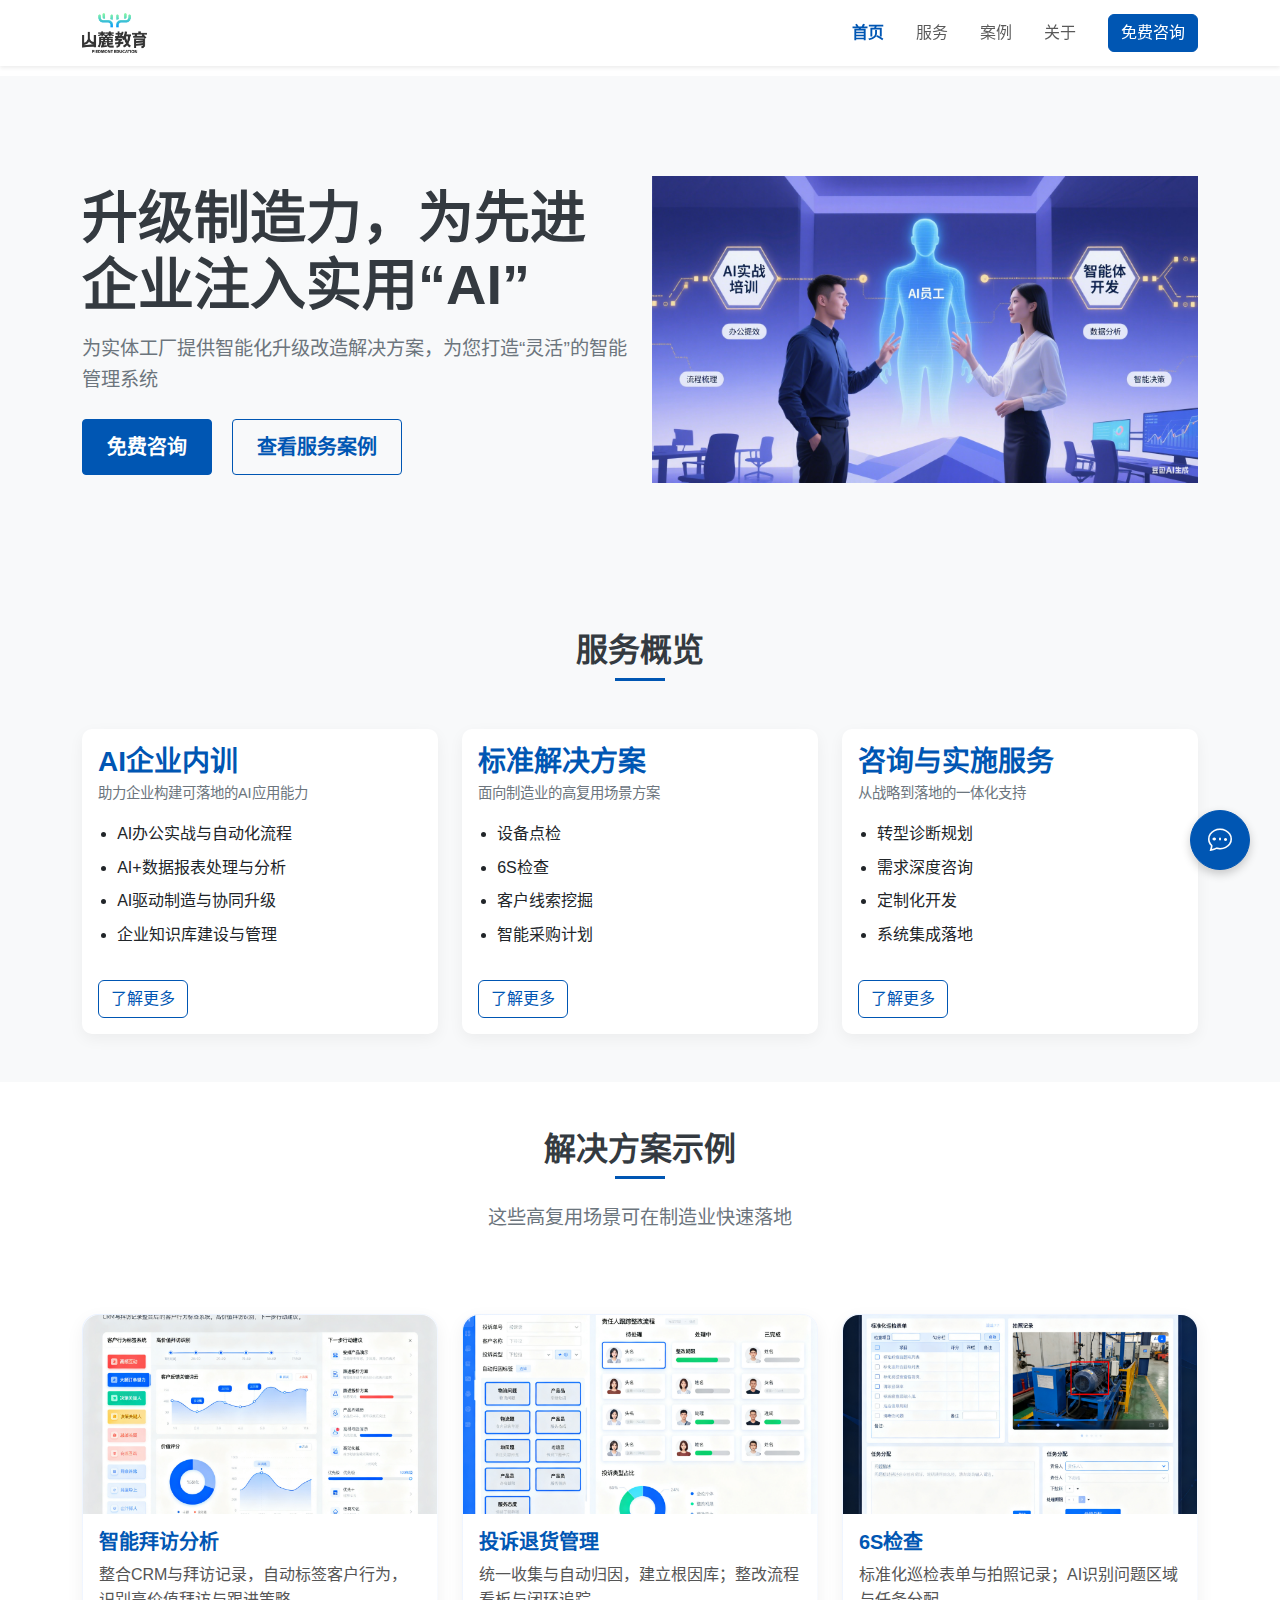
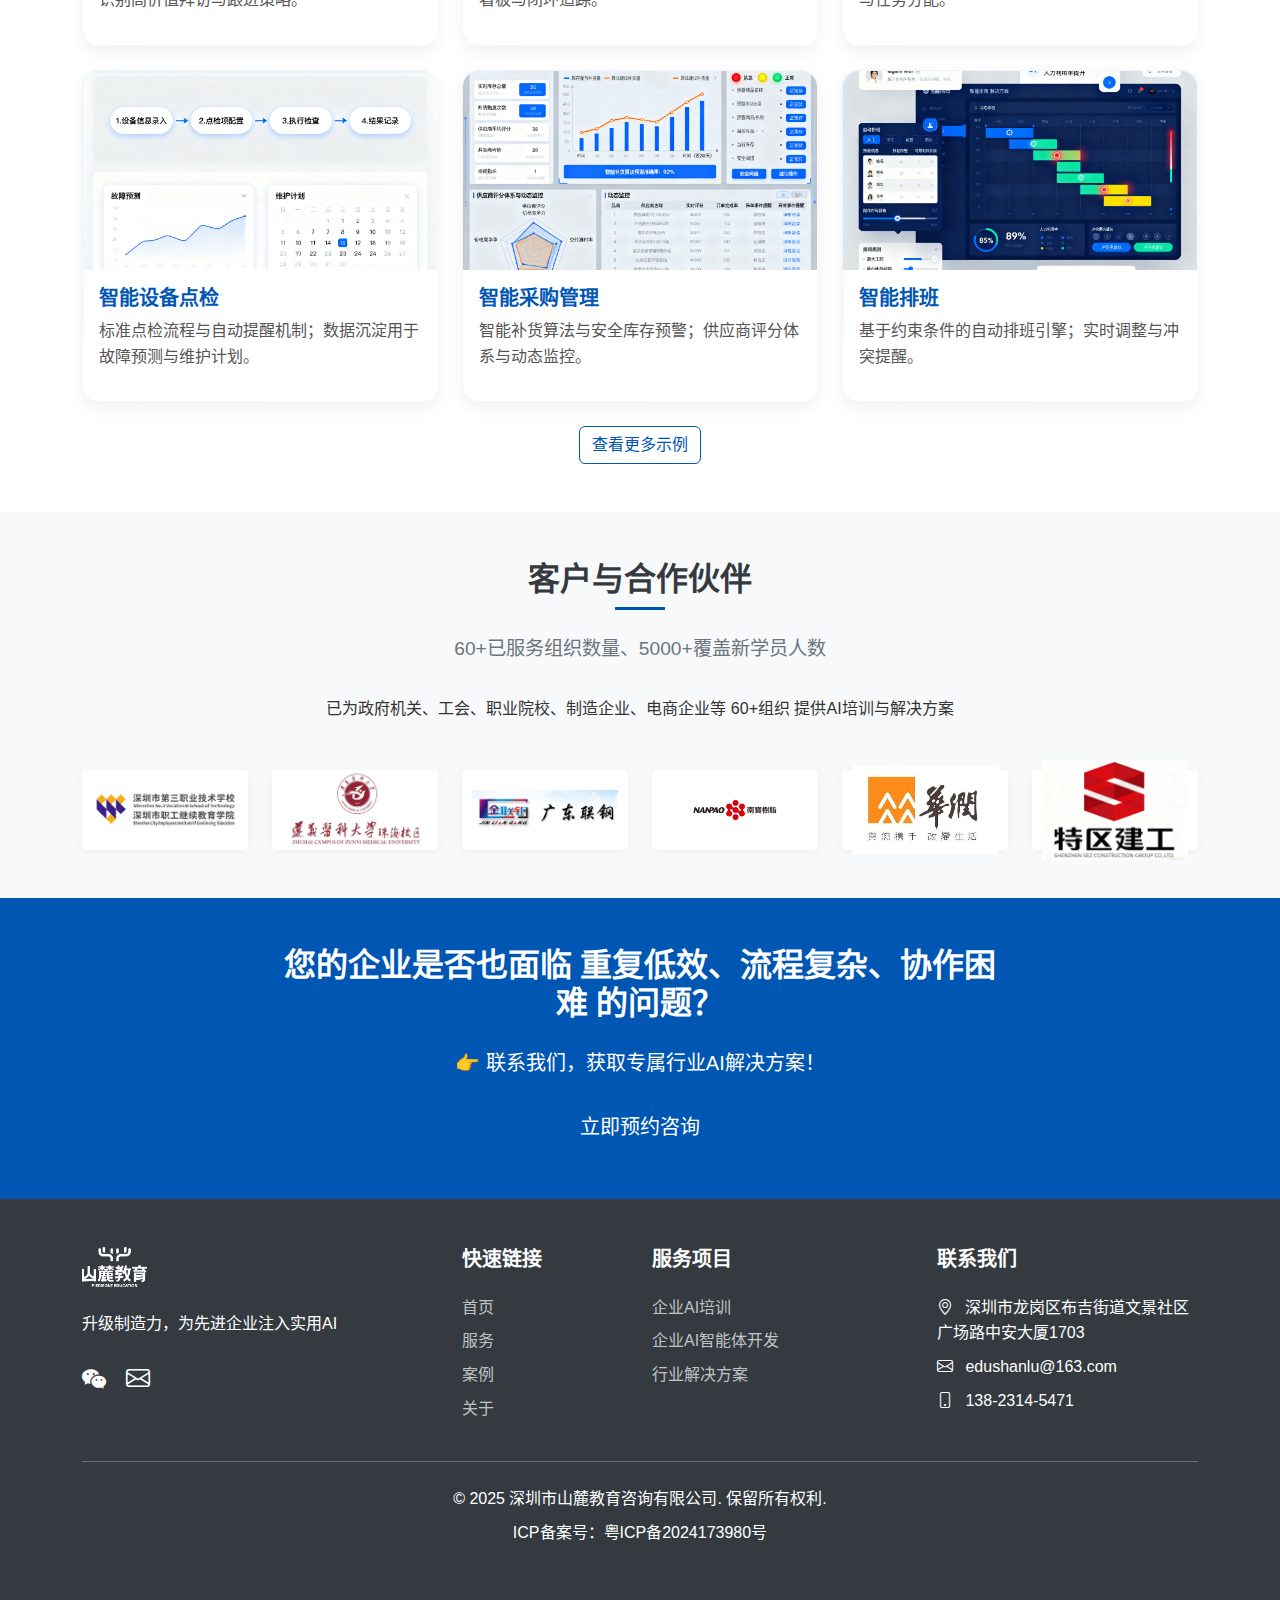
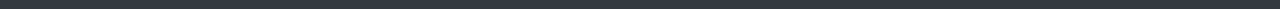
<file: index.html>
<!DOCTYPE html>
<html lang="zh-CN">
<head>
    <meta charset="UTF-8">
    <meta name="viewport" content="width=device-width, initial-scale=1.0">
    <title>山麓教育 - 升级制造力，为先进企业注入实用AI</title>
    <meta name="description" content="为实体工厂提供智能化升级改造解决方案，为您打造“灵活”的智能管理系统。">
    <link rel="stylesheet" href="https://cdn.jsdelivr.net/npm/bootstrap@5.3.0/dist/css/bootstrap.min.css">
    <link rel="stylesheet" href="https://cdn.jsdelivr.net/npm/bootstrap-icons@1.11.1/font/bootstrap-icons.css">
    <link rel="stylesheet" href="css/style.css">
    <link rel="stylesheet" href="css/responsive.css">
</head>
<body>
    <nav class="navbar navbar-expand-lg navbar-light bg-white fixed-top shadow-sm">
        <div class="container">
            <a class="navbar-brand" href="index.html">
                <img src="assets/images/logo.png" alt="山麓教育" height="40">
            </a>
            <button class="navbar-toggler" type="button" data-bs-toggle="collapse" data-bs-target="#navbarNav" aria-controls="navbarNav" aria-expanded="false" aria-label="Toggle navigation">
                <span class="navbar-toggler-icon"></span>
            </button>
            <div class="collapse navbar-collapse" id="navbarNav">
                <ul class="navbar-nav ms-auto">
                    <li class="nav-item">
                        <a class="nav-link active" href="index.html">首页</a>
                    </li>
                    <li class="nav-item">
                        <a class="nav-link" href="services.html">服务</a>
                    </li>
                    <li class="nav-item">
                        <a class="nav-link" href="cases.html">案例</a>
                    </li>
                    <li class="nav-item">
                        <a class="nav-link" href="about.html">关于</a>
                    </li>
                    <!-- 移除：内容中心导航项 -->
                </ul>
                <a href="javascript:void(0)" class="btn btn-primary ms-3 consultation-btn">免费咨询</a>
            </div>
        </div>
    </nav>

    <section class="hero-section" id="home">
        <div class="container h-100">
            <div class="row h-100 align-items-center">
                <div class="col-lg-6">
                    <div class="hero-content">
                        <h1 class="display-4 fw-bold mb-3">升级制造力，为先进企业注入实用“AI”</h1>
                        <p class="lead mb-4">为实体工厂提供智能化升级改造解决方案，为您打造“灵活”的智能管理系统</p>
                        <div class="hero-buttons">
                            <a href="javascript:void(0)" class="btn btn-primary btn-lg me-3 consultation-btn">免费咨询</a>
                            <a href="#cases" class="btn btn-outline-primary btn-lg">查看服务案例</a>
                        </div>
                    </div>
                </div>
                <div class="col-lg-6">
                    <div class="hero-image">
                        <img src="assets/images/AIbanner.png" alt="AI赋能企业" class="img-fluid">
                    </div>
                </div>
            </div>
        </div>
    </section>

    <!-- 服务概览 -->
    <section class="services-overview py-5 bg-light" id="services">
        <div class="container">
            <div class="text-center mb-5">
                <h2 class="section-title">服务概览</h2>
            </div>
            
            <div class="row g-4">
                <!-- AI企业内训 -->
                <div class="col-lg-4">
                    <div class="card h-100 service-detail-card">
                        <div class="card-body">
                            <h3 class="card-title">AI企业内训</h3>
                            <p class="card-subtitle mb-3">助力企业构建可落地的AI应用能力</p>
                            <ul class="service-list">
                                <li>AI办公实战与自动化流程</li>
                                <li>AI+数据报表处理与分析</li>
                                <li>AI驱动制造与协同升级</li>
                                <li>企业知识库建设与管理</li>
                            </ul>
                            <a href="services.html" class="btn btn-outline-primary mt-3">了解更多</a>
                        </div>
                    </div>
                </div>
                
                <!-- 标准解决方案 -->
                <div class="col-lg-4">
                    <div class="card h-100 service-detail-card">
                        <div class="card-body">
                            <h3 class="card-title">标准解决方案</h3>
                            <p class="card-subtitle mb-3">面向制造业的高复用场景方案</p>
                            <ul class="service-list">
                                <li>设备点检</li>
                                <li>6S检查</li>
                                <li>客户线索挖掘</li>
                                <li>智能采购计划</li>
                            </ul>
                            <a href="services.html" class="btn btn-outline-primary mt-3">了解更多</a>
                        </div>
                    </div>
                </div>
                
                <!-- 咨询与实施服务 -->
                <div class="col-lg-4">
                    <div class="card h-100 service-detail-card">
                        <div class="card-body">
                            <h3 class="card-title">咨询与实施服务</h3>
                            <p class="card-subtitle mb-3">从战略到落地的一体化支持</p>
                            <ul class="service-list">
                                <li>转型诊断规划</li>
                                <li>需求深度咨询</li>
                                <li>定制化开发</li>
                                <li>系统集成落地</li>
                            </ul>
                            <a href="services.html" class="btn btn-outline-primary mt-3">了解更多</a>
                        </div>
                    </div>
                </div>
            </div>
        </div>
    </section>

    <!-- 解决方案示例（替换“客户案例”） -->
    <section class="case-studies py-5" id="cases">
        <div class="container">
            <div class="row">
                <div class="col-lg-8 mx-auto text-center mb-5">
                    <h2 class="section-title">解决方案示例</h2>
                    <p class="section-subtitle">这些高复用场景可在制造业快速落地</p>
                </div>
            </div>
    
            <div class="row g-4">
                <!-- 智能拜访分析 -->
                <div class="col-md-6 col-lg-4">
                    <div class="card case-card position-relative h-100">
                        <img src="assets/images/visit-analysis.png" alt="智能拜访分析" class="card-img-top" loading="lazy" onerror="this.onerror=null;this.src='assets/images/AIbanner.png';">
                        <div class="card-body">
                            <h5 class="card-title">智能拜访分析</h5>
                            <p class="card-text">整合CRM与拜访记录，自动标签客户行为，识别高价值拜访与跟进策略。</p>
                            <a href="cases.html#visit-analysis" class="stretched-link" aria-label="查看智能拜访分析案例"></a>
                        </div>
                    </div>
                </div>
    
                <!-- 投诉退货管理 -->
                <div class="col-md-6 col-lg-4">
                    <div class="card case-card position-relative h-100">
                        <img src="assets/images/complaint-return.png" alt="投诉退货管理" class="card-img-top" loading="lazy" onerror="this.onerror=null;this.src='assets/images/AIbanner.png';">
                        <div class="card-body">
                            <h5 class="card-title">投诉退货管理</h5>
                            <p class="card-text">统一收集与自动归因，建立根因库；整改流程看板与闭环追踪。</p>
                            <a href="cases.html#complaint-return" class="stretched-link" aria-label="查看投诉退货管理案例"></a>
                        </div>
                    </div>
                </div>
    
                <!-- 6S检查 -->
                <div class="col-md-6 col-lg-4">
                    <div class="card case-card position-relative h-100">
                        <img src="assets/images/6s-check.png" alt="6S检查" class="card-img-top" loading="lazy" onerror="this.onerror=null;this.src='assets/images/AIbanner.png';">
                        <div class="card-body">
                            <h5 class="card-title">6S检查</h5>
                            <p class="card-text">标准化巡检表单与拍照记录；AI识别问题区域与任务分配。</p>
                            <a href="cases.html#6s-check" class="stretched-link" aria-label="查看6S检查案例"></a>
                        </div>
                    </div>
                </div>
    
                <!-- 智能设备点检 -->
                <div class="col-md-6 col-lg-4">
                    <div class="card case-card position-relative h-100">
                        <img src="assets/images/equipment-inspection.png" alt="智能设备点检" class="card-img-top" loading="lazy" onerror="this.onerror=null;this.src='assets/images/AIbanner.png';">
                        <div class="card-body">
                            <h5 class="card-title">智能设备点检</h5>
                            <p class="card-text">标准点检流程与自动提醒机制；数据沉淀用于故障预测与维护计划。</p>
                            <a href="cases.html#equipment-inspection" class="stretched-link" aria-label="查看智能设备点检案例"></a>
                        </div>
                    </div>
                </div>
    
                <!-- 智能采购管理 -->
                <div class="col-md-6 col-lg-4">
                    <div class="card case-card position-relative h-100">
                        <img src="assets/images/procurement-management.png" alt="智能采购管理" class="card-img-top" loading="lazy" onerror="this.onerror=null;this.src='assets/images/AIbanner.png';">
                        <div class="card-body">
                            <h5 class="card-title">智能采购管理</h5>
                            <p class="card-text">智能补货算法与安全库存预警；供应商评分体系与动态监控。</p>
                            <a href="cases.html#procurement-management" class="stretched-link" aria-label="查看智能采购管理案例"></a>
                        </div>
                    </div>
                </div>
    
                <!-- 智能排班 -->
                <div class="col-md-6 col-lg-4">
                    <div class="card case-card position-relative h-100">
                        <img src="assets/images/smart-scheduling.png" alt="智能排班" class="card-img-top" loading="lazy" onerror="this.onerror=null;this.src='assets/images/AIbanner.png';">
                        <div class="card-body">
                            <h5 class="card-title">智能排班</h5>
                            <p class="card-text">基于约束条件的自动排班引擎；实时调整与冲突提醒。</p>
                            <a href="cases.html#smart-scheduling" class="stretched-link" aria-label="查看智能排班案例"></a>
                        </div>
                    </div>
                </div>
            </div>
        </div>
            <div class="text-center mt-4">
                <a href="cases.html" class="btn btn-outline-primary">查看更多示例</a>
            </div>
        </div>
    </section>

    <!-- 客户与合作伙伴 -->
    <section class="clients-partners py-5 bg-light" id="partners">
        <div class="container">
            <div class="text-center mb-5">
                <h2 class="section-title">客户与合作伙伴</h2>
                <p class="section-subtitle">60+已服务组织数量、5000+覆盖新学员人数</p>
                <p>已为政府机关、工会、职业院校、制造企业、电商企业等 60+组织 提供AI培训与解决方案</p>
            </div>
            
            <div class="row g-4 justify-content-center">
                <div class="col-4 col-md-2">
                    <div class="partner-logo">
                        <img src="assets/images/shenzhenzhigong.png" alt="深圳职工继续教育学院" class="img-fluid">
                    </div>
                </div>
                <div class="col-4 col-md-2">
                    <div class="partner-logo">
                        <img src="assets/images/Zunyi_Medical_University_Zhuhai_Campus.png" alt="遵义医科大学（珠海）" class="img-fluid">
                    </div>
                </div>
                <div class="col-4 col-md-2">
                    <div class="partner-logo">
                        <img src="assets/images/gdLiangang_Logo.png" alt="广东联钢" class="img-fluid">
                    </div>
                </div>
                <div class="col-4 col-md-2">
                    <div class="partner-logo">
                        <img src="assets/images/nanbao_logo.png" alt="南宝树脂" class="img-fluid">
                    </div>
                </div>
                <div class="col-4 col-md-2">
                    <div class="partner-logo">
                        <img src="assets/images/China_Resources_Group.png" alt="华润集团" class="img-fluid">
                    </div>
                </div>
                <div class="col-4 col-md-2">
                    <div class="partner-logo">
                        <img src="assets/images/tequjiangong.png" alt="特区建工" class="img-fluid">
                    </div>
                </div>
            </div>
        </div>
    </section>

    <!-- 行动号召 -->
    <section class="cta py-5">
        <div class="container">
            <div class="row">
                <div class="col-lg-8 mx-auto text-center">
                    <h2 class="mb-4">您的企业是否也面临 重复低效、流程复杂、协作困难 的问题？</h2>
                    <p class="lead mb-4">👉 联系我们，获取专属行业AI解决方案！</p>
                    <a href="javascript:void(0)" class="btn btn-primary btn-lg consultation-btn">立即预约咨询</a>
                </div>
            </div>
        </div>
    </section>

    <!-- 页脚 -->
    <footer class="footer py-5">
        <div class="container">
            <div class="row">
                <div class="col-lg-4 mb-4 mb-lg-0">
                    <img src="assets/images/logo-white.png" alt="山麓教育咨询" height="40" class="mb-4">
                    <p>升级制造力，为先进企业注入实用AI</p>
                    <div class="social-links mt-4">
                        <a href="#"><i class="bi bi-wechat"></i></a>
                        <a href="#"><i class="bi bi-envelope"></i></a>
                    </div>
                </div>
                <div class="col-lg-2 col-md-4 mb-4 mb-md-0">
                    <h5 class="text-white mb-4">快速链接</h5>
                    <ul class="footer-links">
                        <li><a href="index.html">首页</a></li>
                        <li><a href="services.html">服务</a></li>
                        <li><a href="cases.html">案例</a></li>
                        <li><a href="about.html">关于</a></li>
                    </ul>
                </div>
                <div class="col-lg-3 col-md-4 mb-4 mb-md-0">
                    <h5 class="text-white mb-4">服务项目</h5>
                    <ul class="footer-links">
                        <li><a href="services.html#training">企业AI培训</a></li>
                        <li><a href="services.html#development">企业AI智能体开发</a></li>
                        <li><a href="services.html#solutions">行业解决方案</a></li>
                    </ul>
                </div>
                <div class="col-lg-3 col-md-4">
                    <h5 class="text-white mb-4">联系我们</h5>
                    <ul class="footer-links">
                        <li><i class="bi bi-geo-alt me-2"></i> 深圳市龙岗区布吉街道文景社区广场路中安大厦1703</li>
                        <li><i class="bi bi-envelope me-2"></i> edushanlu@163.com</li>
                        <li><i class="bi bi-phone me-2"></i> 138-2314-5471</li>
                    </ul>
                </div>
            </div>
            <hr class="mt-4 mb-3 bg-secondary">
            <div class="row mt-4">
                <div class="col-12 text-center">
                    <p class="mb-0">© 2025 深圳市山麓教育咨询有限公司. 保留所有权利.</p>
                    <p class="mt-2">ICP备案号：粤ICP备2024173980号</p>
                </div>
            </div>
        </div>
    </footer>

    <!-- 咨询弹框 -->
    <div class="modal fade" id="consultationModal" tabindex="-1" aria-labelledby="consultationModalLabel" aria-hidden="true">
        <div class="modal-dialog modal-dialog-centered">
            <div class="modal-content">
                <div class="modal-header">
                    <!-- 移除图标，仅保留标题 -->
                    <h5 class="modal-title" id="consultationModalLabel">立刻升级制造力</h5>
                    <button type="button" class="btn-close" data-bs-dismiss="modal" aria-label="关闭"></button>
                </div>
                <div class="modal-body">
                    <p class="mb-3">您可立即拨打客服电话或留下需求或者添加微信联系。</p>
                    <div class="d-flex flex-wrap gap-2 mb-3">
                        <a href="tel:13823133013" class="btn btn-primary flex-grow-1">立即咨询</a>
                        <a href="https://nj34e5winy.feishu.cn/share/base/form/shrcni7H505RmimGyLX40S27D3G" target="_blank" rel="noopener" class="btn btn-outline-primary flex-grow-1">提交需求</a>
                    </div>
                    <div class="text-center">
                        <img src="assets/images/wechat-qr.png" alt="微信二维码" class="img-fluid" style="max-width:160px;">
                        <div class="small text-muted mt-2">添加微信咨询</div>
                    </div>
                </div>
            </div>
        </div>
    </div>

    <!-- 在线咨询悬浮按钮 -->
    <div class="floating-button">
        <button class="btn btn-primary rounded-circle consultation-btn">
            <i class="bi bi-chat-dots"></i>
        </button>
    </div>

    <!-- JavaScript 文件 -->
    <script src="https://cdn.jsdelivr.net/npm/bootstrap@5.3.0/dist/js/bootstrap.bundle.min.js"></script>
    <script src="js/main.js"></script>
</body>
</html>
</file>
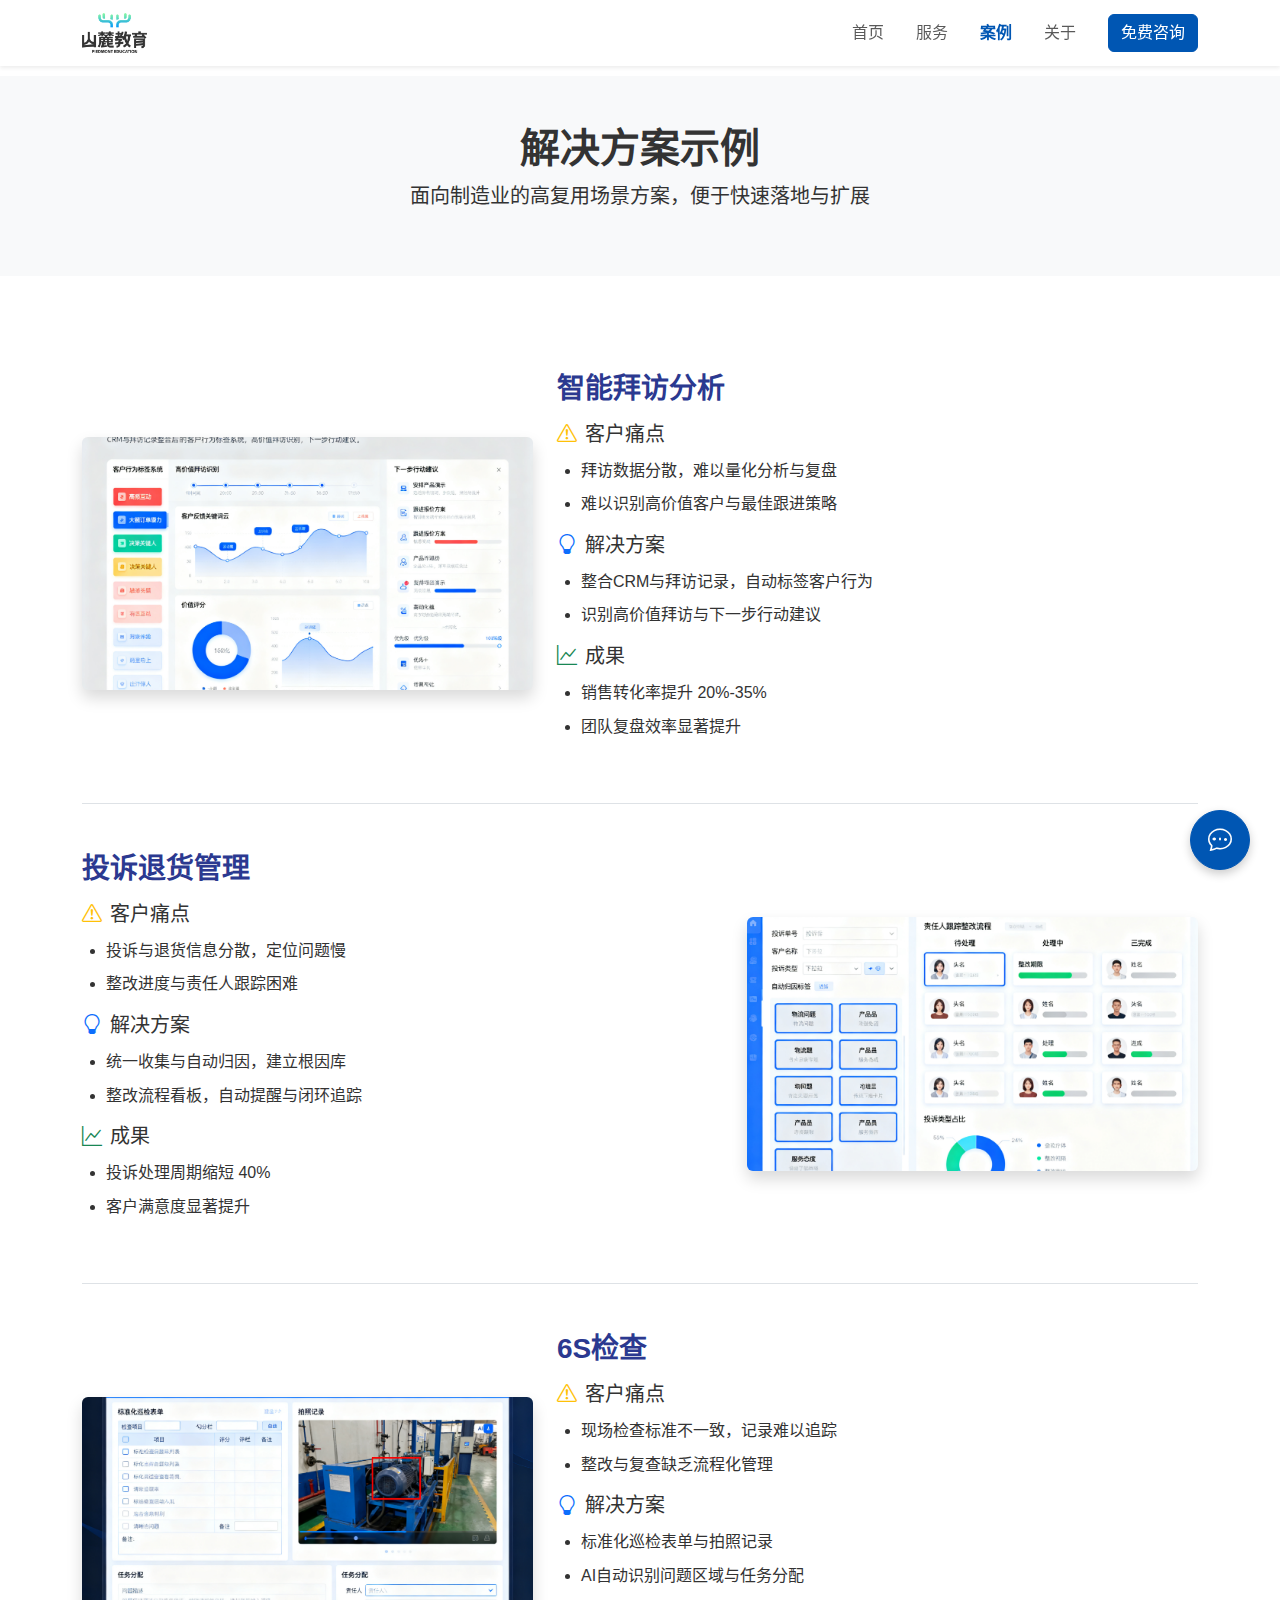
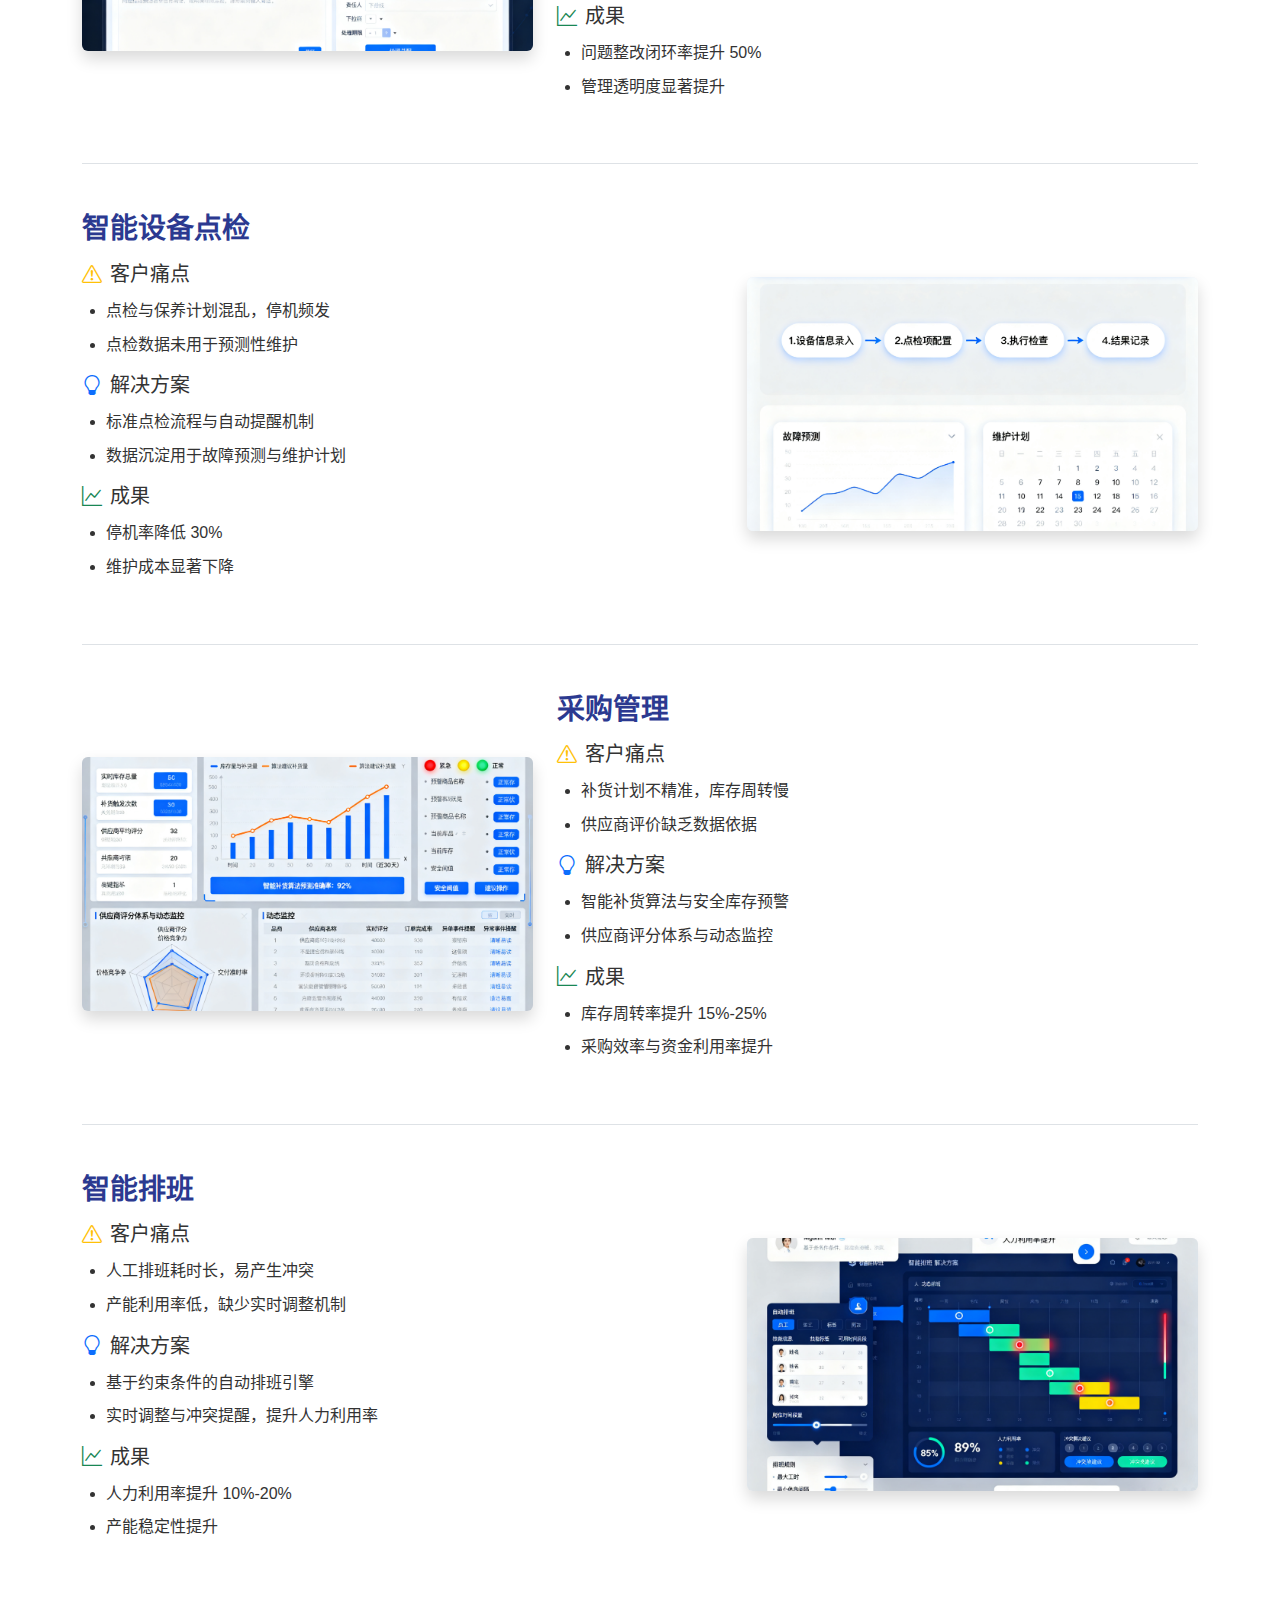
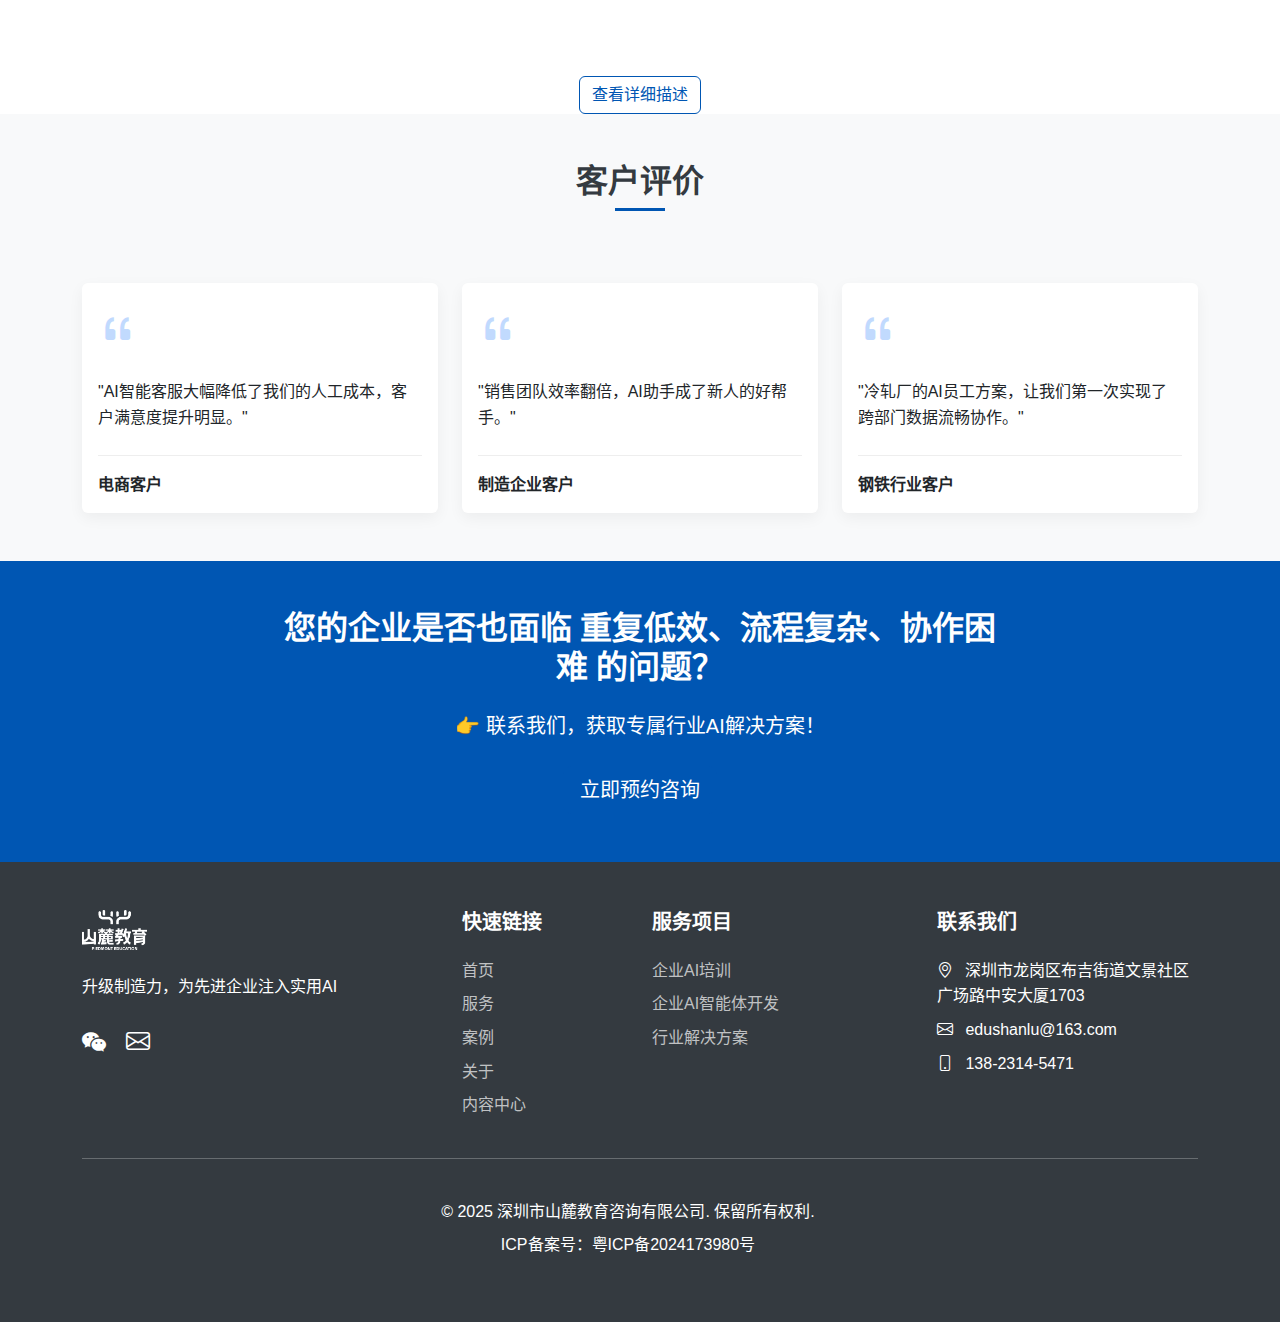
<file: cases.html>
<!DOCTYPE html>
<html lang="zh-CN">
<head>
    <meta charset="UTF-8">
    <meta name="viewport" content="width=device-width, initial-scale=1.0">
    <title>成功案例 - 山麓教育</title>
    <meta name="description" content="山麓教育成功案例展示：电商企业AI智能客服、制造企业AI销售助手、冷轧钢厂全流程AI员工等多个行业AI落地案例。">
    <link rel="stylesheet" href="https://cdn.jsdelivr.net/npm/bootstrap@5.3.0/dist/css/bootstrap.min.css">
    <link rel="stylesheet" href="https://cdn.jsdelivr.net/npm/bootstrap-icons@1.11.1/font/bootstrap-icons.css">
    <link rel="stylesheet" href="css/style.css">
    <link rel="stylesheet" href="css/responsive.css">
</head>
<body>
    <!-- 导航栏 -->
    <nav class="navbar navbar-expand-lg navbar-light bg-white fixed-top shadow-sm">
        <div class="container">
            <a class="navbar-brand" href="index.html">
                <img src="assets/images/logo.png" alt="山麓教育" height="40">
            </a>
            <button class="navbar-toggler" type="button" data-bs-toggle="collapse" data-bs-target="#navbarNav" aria-controls="navbarNav" aria-expanded="false" aria-label="Toggle navigation">
                <span class="navbar-toggler-icon"></span>
            </button>
            <div class="collapse navbar-collapse" id="navbarNav">
                <ul class="navbar-nav ms-auto">
                    <li class="nav-item">
                        <a class="nav-link" href="index.html">首页</a>
                    </li>
                    <li class="nav-item">
                        <a class="nav-link" href="services.html">服务</a>
                    </li>
                    <li class="nav-item">
                        <a class="nav-link active" href="cases.html">案例</a>
                    </li>
                    <li class="nav-item">
                        <a class="nav-link" href="about.html">关于</a>
                    </li>
                    <!-- 已移除：内容中心 -->
                </ul>
                <a href="javascript:void(0)" class="btn btn-primary ms-3 consultation-btn">免费咨询</a>
            </div>
        </div>
    </nav>

    <!-- 头图Banner -->
    <section class="page-header bg-light py-5 mb-5">
        <div class="container">
            <div class="row align-items-center">
                <div class="col-lg-8 mx-auto text-center">
                    <h1 class="fw-bold">解决方案示例</h1>
                    <p class="lead">面向制造业的高复用场景方案，便于快速落地与扩展</p>
                </div>
            </div>
        </div>
    </section>

    <!-- 解决方案详述（替换原卡片网格，上移至此） -->
    <section class="case-studies-detail py-5">
        <div class="container">
            <!-- 智能拜访分析 -->
            <div id="visit-analysis" class="case-item mb-5 pb-5 border-bottom">
                <div class="row align-items-center">
                    <div class="col-lg-5 mb-4 mb-lg-0">
                        <div class="case-image">
                            <img src="assets/images/visit-analysis.png" alt="智能拜访分析" class="img-fluid rounded shadow" loading="lazy" onerror="this.onerror=null;this.src='assets/images/AIbanner.png';" style="object-fit:cover;width:100%;height:auto;">
                        </div>
                    </div>
                    <div class="col-lg-7">
                        <div class="case-content">
                            <h3 class="case-title">智能拜访分析</h3>
                            <div class="case-problem mt-3">
                                <h4 class="problem-title"><i class="bi bi-exclamation-triangle me-2 text-warning"></i>客户痛点</h4>
                                <ul class="problem-list">
                                    <li>拜访数据分散，难以量化分析与复盘</li>
                                    <li>难以识别高价值客户与最佳跟进策略</li>
                                </ul>
                            </div>
                            <div class="case-solution mt-3">
                                <h4 class="solution-title"><i class="bi bi-lightbulb me-2 text-primary"></i>解决方案</h4>
                                <ul class="solution-list">
                                    <li>整合CRM与拜访记录，自动标签客户行为</li>
                                    <li>识别高价值拜访与下一步行动建议</li>
                                </ul>
                            </div>
                            <div class="case-results mt-3">
                                <h4 class="results-title"><i class="bi bi-graph-up me-2 text-success"></i>成果</h4>
                                <ul class="results-list">
                                    <li>销售转化率提升 20%-35%</li>
                                    <li>团队复盘效率显著提升</li>
                                </ul>
                            </div>
                        </div>
                    </div>
                </div>
            </div>

            <!-- 投诉退货管理 -->
            <div id="complaint-return" class="case-item mb-5 pb-5 border-bottom">
                <div class="row align-items-center flex-lg-row-reverse">
                    <div class="col-lg-5 mb-4 mb-lg-0">
                        <div class="case-image">
                            <img src="assets/images/complaint-return.png" alt="投诉退货管理" class="img-fluid rounded shadow" loading="lazy" onerror="this.onerror=null;this.src='assets/images/AIbanner.png';" style="object-fit:cover;width:100%;height:auto;">
                        </div>
                    </div>
                    <div class="col-lg-7">
                        <div class="case-content">
                            <h3 class="case-title">投诉退货管理</h3>
                            <div class="case-problem mt-3">
                                <h4 class="problem-title"><i class="bi bi-exclamation-triangle me-2 text-warning"></i>客户痛点</h4>
                                <ul class="problem-list">
                                    <li>投诉与退货信息分散，定位问题慢</li>
                                    <li>整改进度与责任人跟踪困难</li>
                                </ul>
                            </div>
                            <div class="case-solution mt-3">
                                <h4 class="solution-title"><i class="bi bi-lightbulb me-2 text-primary"></i>解决方案</h4>
                                <ul class="solution-list">
                                    <li>统一收集与自动归因，建立根因库</li>
                                    <li>整改流程看板，自动提醒与闭环追踪</li>
                                </ul>
                            </div>
                            <div class="case-results mt-3">
                                <h4 class="results-title"><i class="bi bi-graph-up me-2 text-success"></i>成果</h4>
                                <ul class="results-list">
                                    <li>投诉处理周期缩短 40%</li>
                                    <li>客户满意度显著提升</li>
                                </ul>
                            </div>
                        </div>
                    </div>
                </div>
            </div>

            <!-- 6S检查 -->
            <div id="6s-check" class="case-item mb-5 pb-5 border-bottom">
                <div class="row align-items-center">
                    <div class="col-lg-5 mb-4 mb-lg-0">
                        <div class="case-image">
                            <img src="assets/images/6s-check.png" alt="6S检查" class="img-fluid rounded shadow" loading="lazy" onerror="this.onerror=null;this.src='assets/images/AIbanner.png';" style="object-fit:cover;width:100%;height:auto;">
                        </div>
                    </div>
                    <div class="col-lg-7">
                        <div class="case-content">
                            <h3 class="case-title">6S检查</h3>
                            <div class="case-problem mt-3">
                                <h4 class="problem-title"><i class="bi bi-exclamation-triangle me-2 text-warning"></i>客户痛点</h4>
                                <ul class="problem-list">
                                    <li>现场检查标准不一致，记录难以追踪</li>
                                    <li>整改与复查缺乏流程化管理</li>
                                </ul>
                            </div>
                            <div class="case-solution mt-3">
                                <h4 class="solution-title"><i class="bi bi-lightbulb me-2 text-primary"></i>解决方案</h4>
                                <ul class="solution-list">
                                    <li>标准化巡检表单与拍照记录</li>
                                    <li>AI自动识别问题区域与任务分配</li>
                                </ul>
                            </div>
                            <div class="case-results mt-3">
                                <h4 class="results-title"><i class="bi bi-graph-up me-2 text-success"></i>成果</h4>
                                <ul class="results-list">
                                    <li>问题整改闭环率提升 50%</li>
                                    <li>管理透明度显著提升</li>
                                </ul>
                            </div>
                        </div>
                    </div>
                </div>
            </div>

            <!-- 智能设备点检 -->
            <div id="equipment-inspection" class="case-item mb-5 pb-5 border-bottom">
                <div class="row align-items-center flex-lg-row-reverse">
                    <div class="col-lg-5 mb-4 mb-lg-0">
                        <div class="case-image">
                            <img src="assets/images/equipment-inspection.png" alt="智能设备点检" class="img-fluid rounded shadow" loading="lazy" onerror="this.onerror=null;this.src='assets/images/AIbanner.png';" style="object-fit:cover;width:100%;height:auto;">
                        </div>
                    </div>
                    <div class="col-lg-7">
                        <div class="case-content">
                            <h3 class="case-title">智能设备点检</h3>
                            <div class="case-problem mt-3">
                                <h4 class="problem-title"><i class="bi bi-exclamation-triangle me-2 text-warning"></i>客户痛点</h4>
                                <ul class="problem-list">
                                    <li>点检与保养计划混乱，停机频发</li>
                                    <li>点检数据未用于预测性维护</li>
                                </ul>
                            </div>
                            <div class="case-solution mt-3">
                                <h4 class="solution-title"><i class="bi bi-lightbulb me-2 text-primary"></i>解决方案</h4>
                                <ul class="solution-list">
                                    <li>标准点检流程与自动提醒机制</li>
                                    <li>数据沉淀用于故障预测与维护计划</li>
                                </ul>
                            </div>
                            <div class="case-results mt-3">
                                <h4 class="results-title"><i class="bi bi-graph-up me-2 text-success"></i>成果</h4>
                                <ul class="results-list">
                                    <li>停机率降低 30%</li>
                                    <li>维护成本显著下降</li>
                                </ul>
                            </div>
                        </div>
                    </div>
                </div>
            </div>

            <!-- 采购管理 -->
            <div id="procurement-management" class="case-item mb-5 pb-5 border-bottom">
                <div class="row align-items-center">
                    <div class="col-lg-5 mb-4 mb-lg-0">
                        <div class="case-image">
                            <img src="assets/images/procurement-management.png" alt="采购管理" class="img-fluid rounded shadow" loading="lazy" onerror="this.onerror=null;this.src='assets/images/AIbanner.png';" style="object-fit:cover;width:100%;height:auto;">
                        </div>
                    </div>
                    <div class="col-lg-7">
                        <div class="case-content">
                            <h3 class="case-title">采购管理</h3>
                            <div class="case-problem mt-3">
                                <h4 class="problem-title"><i class="bi bi-exclamation-triangle me-2 text-warning"></i>客户痛点</h4>
                                <ul class="problem-list">
                                    <li>补货计划不精准，库存周转慢</li>
                                    <li>供应商评价缺乏数据依据</li>
                                </ul>
                            </div>
                            <div class="case-solution mt-3">
                                <h4 class="solution-title"><i class="bi bi-lightbulb me-2 text-primary"></i>解决方案</h4>
                                <ul class="solution-list">
                                    <li>智能补货算法与安全库存预警</li>
                                    <li>供应商评分体系与动态监控</li>
                                </ul>
                            </div>
                            <div class="case-results mt-3">
                                <h4 class="results-title"><i class="bi bi-graph-up me-2 text-success"></i>成果</h4>
                                <ul class="results-list">
                                    <li>库存周转率提升 15%-25%</li>
                                    <li>采购效率与资金利用率提升</li>
                                </ul>
                            </div>
                        </div>
                    </div>
                </div>
            </div>

            <!-- 智能排班 -->
            <div id="smart-scheduling" class="case-item mb-5">
                <div class="row align-items-center flex-lg-row-reverse">
                    <div class="col-lg-5 mb-4 mb-lg-0">
                        <div class="case-image">
                            <img src="assets/images/smart-scheduling.png" alt="智能排班" class="img-fluid rounded shadow" loading="lazy" onerror="this.onerror=null;this.src='assets/images/AIbanner.png';" style="object-fit:cover;width:100%;height:auto;">
                        </div>
                    </div>
                    <div class="col-lg-7">
                        <div class="case-content">
                            <h3 class="case-title">智能排班</h3>
                            <div class="case-problem mt-3">
                                <h4 class="problem-title"><i class="bi bi-exclamation-triangle me-2 text-warning"></i>客户痛点</h4>
                                <ul class="problem-list">
                                    <li>人工排班耗时长，易产生冲突</li>
                                    <li>产能利用率低，缺少实时调整机制</li>
                                </ul>
                            </div>
                            <div class="case-solution mt-3">
                                <h4 class="solution-title"><i class="bi bi-lightbulb me-2 text-primary"></i>解决方案</h4>
                                <ul class="solution-list">
                                    <li>基于约束条件的自动排班引擎</li>
                                    <li>实时调整与冲突提醒，提升人力利用率</li>
                                </ul>
                            </div>
                            <div class="case-results mt-3">
                                <h4 class="results-title"><i class="bi bi-graph-up me-2 text-success"></i>成果</h4>
                                <ul class="results-list">
                                    <li>人力利用率提升 10%-20%</li>
                                    <li>产能稳定性提升</li>
                                </ul>
                            </div>
                        </div>
                    </div>
                </div>
            </div>
        </div>
    </section>

        <!-- 可选：跳转到详情页（保留） -->
        <div class="text-center mt-4">
            <a href="cases.html" class="btn btn-outline-primary">查看详细描述</a>
        </div>
    </div>
</section>

<!-- 客户评价、CTA、页脚 保持不变 -->
    <section class="testimonials py-5 bg-light">
        <div class="container">
            <div class="row">
                <div class="col-lg-8 mx-auto text-center mb-5">
                    <h2 class="section-title">客户评价</h2>
                </div>
            </div>
            
            <div class="row g-4">
                <div class="col-md-4">
                    <div class="card h-100 testimonial-card">
                        <div class="card-body">
                            <div class="testimonial-text mb-4">
                                <i class="bi bi-quote fs-1 text-primary opacity-25"></i>
                                <p class="mt-3">"AI智能客服大幅降低了我们的人工成本，客户满意度提升明显。"</p>
                            </div>
                            <div class="testimonial-author">
                                <p class="mb-0 fw-bold">电商客户</p>
                            </div>
                        </div>
                    </div>
                </div>
                
                <div class="col-md-4">
                    <div class="card h-100 testimonial-card">
                        <div class="card-body">
                            <div class="testimonial-text mb-4">
                                <i class="bi bi-quote fs-1 text-primary opacity-25"></i>
                                <p class="mt-3">"销售团队效率翻倍，AI助手成了新人的好帮手。"</p>
                            </div>
                            <div class="testimonial-author">
                                <p class="mb-0 fw-bold">制造企业客户</p>
                            </div>
                        </div>
                    </div>
                </div>
                
                <div class="col-md-4">
                    <div class="card h-100 testimonial-card">
                        <div class="card-body">
                            <div class="testimonial-text mb-4">
                                <i class="bi bi-quote fs-1 text-primary opacity-25"></i>
                                <p class="mt-3">"冷轧厂的AI员工方案，让我们第一次实现了跨部门数据流畅协作。"</p>
                            </div>
                            <div class="testimonial-author">
                                <p class="mb-0 fw-bold">钢铁行业客户</p>
                            </div>
                        </div>
                    </div>
                </div>
            </div>
        </div>
    </section>

    <!-- 行动号召 -->
    <section class="cta py-5">
        <div class="container">
            <div class="row">
                <div class="col-lg-8 mx-auto text-center">
                    <h2 class="mb-4">您的企业是否也面临 重复低效、流程复杂、协作困难 的问题？</h2>
                    <p class="lead mb-4">👉 联系我们，获取专属行业AI解决方案！</p>
                    <a href="javascript:void(0)" class="btn btn-primary btn-lg consultation-btn">立即预约咨询</a>
                </div>
            </div>
        </div>
    </section>

   <!-- 页脚 -->
    <footer class="footer py-5">
        <div class="container">
            <div class="row">
                <div class="col-lg-4 mb-4 mb-lg-0">
                    <img src="assets/images/logo-white.png" alt="山麓教育咨询" height="40" class="mb-4">
                    <p>升级制造力，为先进企业注入实用AI</p>
                    <div class="social-links mt-4">
                        <a href="#"><i class="bi bi-wechat"></i></a>
                        <a href="#"><i class="bi bi-envelope"></i></a>
                    </div>
                </div>
                <div class="col-lg-2 col-md-4 mb-4 mb-md-0">
                    <h5 class="text-white mb-4">快速链接</h5>
                    <ul class="footer-links">
                        <li><a href="../index.html">首页</a></li>
                        <li><a href="../services.html">服务</a></li>
                        <li><a href="../cases.html">案例</a></li>
                        <li><a href="../about.html">关于</a></li>
                        <li><a href="index.html">内容中心</a></li>
                    </ul>
                </div>
                <div class="col-lg-3 col-md-4 mb-4 mb-md-0">
                    <h5 class="text-white mb-4">服务项目</h5>
                    <ul class="footer-links">
                        <li><a href="../services.html#training">企业AI培训</a></li>
                        <li><a href="../services.html#development">企业AI智能体开发</a></li>
                        <li><a href="../services.html#solutions">行业解决方案</a></li>
                    </ul>
                </div>
                <div class="col-lg-3 col-md-4">
                    <h5 class="text-white mb-4">联系我们</h5>
                    <ul class="footer-links">
                        <li><i class="bi bi-geo-alt me-2"></i> 深圳市龙岗区布吉街道文景社区广场路中安大厦1703</li>
                        <li><i class="bi bi-envelope me-2"></i> edushanlu@163.com</li>
                        <li><i class="bi bi-phone me-2"></i> 138-2314-5471</li>
                    </ul>
                </div>
            </div>
            <hr class="mt-4 mb-3 bg-secondary">
            <div class="row">
                <div class="row mt-4">
            <div class="col-12 text-center">
                <p class="mb-0">© 2025 深圳市山麓教育咨询有限公司. 保留所有权利.</p>
                <p class="mt-2">ICP备案号：粤ICP备2024173980号</p>
            </div>
        </div>
            </div>
        </div>
    </footer>

    <!-- 咨询弹框 -->
    <div class="modal fade" id="consultationModal" tabindex="-1" aria-labelledby="consultationModalLabel" aria-hidden="true">
        <div class="modal-dialog modal-dialog-centered">
            <div class="modal-content">
                <div class="modal-header">
                    <h5 class="modal-title" id="consultationModalLabel">立刻升级制造力</h5>
                    <button type="button" class="btn-close" data-bs-dismiss="modal" aria-label="关闭"></button>
                </div>
                <div class="modal-body">
                    <p class="mb-3">您可立即拨打客服电话或留下需求或者添加微信联系。</p>
                    <div class="d-flex flex-wrap gap-2 mb-3">
                        <a href="tel:13823133013" class="btn btn-primary flex-grow-1">立即咨询</a>
                        <a href="https://nj34e5winy.feishu.cn/share/base/form/shrcni7H505RmimGyLX40S27D3G" target="_blank" rel="noopener" class="btn btn-outline-primary flex-grow-1">提交需求</a>
                    </div>
                    <div class="text-center">
                        <img src="assets/images/wechat-qr.png" alt="微信二维码" class="img-fluid" style="max-width:160px;">
                        <div class="small text-muted mt-2">添加微信咨询</div>
                    </div>
                </div>
            </div>
        </div>
    </div>

    <!-- 在线咨询悬浮按钮 -->
    <div class="floating-button">
        <button class="btn btn-primary rounded-circle consultation-btn">
            <i class="bi bi-chat-dots"></i>
        </button>
    </div>

    <!-- JavaScript 文件 -->
    <script src="https://cdn.jsdelivr.net/npm/bootstrap@5.3.0/dist/js/bootstrap.bundle.min.js"></script>
    <script src="js/main.js"></script>
</body>
</html>
</file>
<file: css/style.css>
/* 全局样式 */
:root {
    --primary-color: #0056b3;
    --secondary-color: #17a2b8;
    --dark-color: #343a40;
    --light-color: #f8f9fa;
    --success-color: #28a745;
    --warning-color: #ffc107;
    --danger-color: #dc3545;
    --gray-color: #6c757d;
    --body-font: 'PingFang SC', 'Microsoft YaHei', sans-serif;
    --heading-font: 'PingFang SC', 'Microsoft YaHei', sans-serif;
}

body {
    font-family: var(--body-font);
    color: #333;
    line-height: 1.6;
    padding-top: 76px; /* 为固定导航栏留出空间 */
}

h1, h2, h3, h4, h5, h6 {
    font-family: var(--heading-font);
    font-weight: 700;
}

.section-title {
    position: relative;
    margin-bottom: 1.5rem;
    font-weight: 700;
    color: var(--dark-color);
}

.section-title::after {
    content: '';
    display: block;
    width: 50px;
    height: 3px;
    background-color: var(--primary-color);
    margin: 0.5rem auto;
}

.section-subtitle {
    font-size: 1.2rem;
    color: var(--gray-color);
    margin-bottom: 2rem;
}

/* 导航栏样式 */
.navbar {
    padding: 0.5rem 1rem;
    transition: all 0.3s ease;
}

.navbar-brand img {
    transition: all 0.3s ease;
}

.nav-link {
    font-weight: 500;
    padding: 0.5rem 1rem !important;
    transition: color 0.3s ease;
}

.nav-link:hover {
    color: var(--primary-color) !important;
}

.nav-link.active {
    color: var(--primary-color) !important;
    font-weight: 600;
}

/* 头图Banner样式 */
.hero-section {
    background-color: #f8f9fa;
    padding: 100px 0;
    position: relative;
    overflow: hidden;
}

.hero-content h1 {
    font-weight: 800;
    margin-bottom: 1.5rem;
    color: var(--dark-color);
}

.hero-content p {
    font-size: 1.2rem;
    margin-bottom: 2rem;
    color: var(--gray-color);
}

.hero-buttons .btn {
    padding: 0.75rem 1.5rem;
    font-weight: 600;
    border-radius: 4px;
}

.hero-image {
    text-align: center;
}

/* 核心价值主张样式 */
.value-proposition {
    padding: 80px 0;
}

.service-card {
    border: none;
    border-radius: 10px;
    box-shadow: 0 5px 15px rgba(0, 0, 0, 0.05);
    transition: transform 0.3s ease, box-shadow 0.3s ease;
    overflow: hidden;
}

.service-card:hover {
    transform: translateY(-5px);
    box-shadow: 0 10px 25px rgba(0, 0, 0, 0.1);
}

.service-icon {
    font-size: 2.5rem;
    color: var(--primary-color);
}

.service-card .card-title {
    font-weight: 700;
    margin-bottom: 1rem;
}

/* 服务概览样式 */
.service-detail-card {
    border: none;
    border-radius: 10px;
    box-shadow: 0 5px 15px rgba(0, 0, 0, 0.05);
    transition: transform 0.3s ease;
    height: 100%;
}

.service-detail-card:hover {
    transform: translateY(-5px);
}

.service-detail-card .card-title {
    color: var(--primary-color);
    font-weight: 700;
    margin-bottom: 0.5rem;
}

.service-detail-card .card-subtitle {
    color: var(--gray-color);
    font-size: 0.9rem;
}

.service-list {
    padding-left: 1.2rem;
    margin-top: 1rem;
}

.service-list li {
    margin-bottom: 0.5rem;
}

/* 客户案例样式 */
.case-card {
    border: none;
    border-radius: 10px;
    box-shadow: 0 5px 15px rgba(0, 0, 0, 0.05);
    transition: transform 0.3s ease;
}

.case-card:hover {
    transform: translateY(-5px);
}

.case-card .card-title {
    font-weight: 700;
    color: var(--primary-color);
}

/* 通义风格卡片与图片占位优化 */
.card.case-card {
    border-radius: 16px;
    background:
        linear-gradient(#ffffff, #ffffff) padding-box,
        linear-gradient(135deg, #eaf2ff, #f9fbff) border-box;
    border: 1px solid transparent;
    box-shadow: 0 6px 18px rgba(0, 0, 0, 0.06);
    transition: transform 0.2s ease, box-shadow 0.2s ease;
}
.card.case-card:hover {
    transform: translateY(-4px);
    box-shadow: 0 12px 26px rgba(0, 0, 0, 0.12);
}
.card.case-card .card-img-top {
    aspect-ratio: 16 / 9;
    object-fit: cover;
    border-top-left-radius: 16px;
    border-top-right-radius: 16px;
    background-color: #f3f5f9; /* 占位底色，仅用于内容图片 */
}
.case-image img {
    aspect-ratio: 16 / 9;
    object-fit: cover;
    background-color: #f3f5f9; /* 案例图片占位底色 */
}

/* 取消 logo 浅灰底色 */
.navbar-brand img,
img[src*="logo.png"],
img[src*="logo-white.png"] {
    background-color: transparent !important;
}
.card.case-card .card-title {
    font-weight: 600;
}
.card.case-card .card-text {
    color: #555;
    display: -webkit-box;
    -webkit-line-clamp: 2; /* 限制两行，避免高度不齐 */
    -webkit-box-orient: vertical;
    overflow: hidden;
}

/* 客户与合作伙伴样式 */
.partner-logo {
    height: 80px;
    display: flex;
    align-items: center;
    justify-content: center;
    padding: 10px;
    background-color: white;
    border-radius: 5px;
    box-shadow: 0 2px 10px rgba(0, 0, 0, 0.05);
    transition: transform 0.3s ease;
}

.partner-logo:hover {
    transform: scale(1.05);
}

/* 行动号召样式 */
.cta {
    background-color: var(--primary-color);
    color: white;
    padding: 80px 0;
}

.cta .section-title {
    color: white;
}

.cta .section-title::after {
    background-color: white;
}

/* 内容中心预览样式 */
.blog-card {
    border: none;
    border-radius: 10px;
    box-shadow: 0 5px 15px rgba(0, 0, 0, 0.05);
    transition: transform 0.3s ease;
}

.blog-card:hover {
    transform: translateY(-5px);
}

.blog-card .card-title {
    font-weight: 700;
    color: var(--dark-color);
}

/* 联系我们样式 */
.contact-section {
    background-color: white;
}

.contact-icon {
    font-size: 1.5rem;
    color: var(--primary-color);
    width: 40px;
    height: 40px;
    display: flex;
    align-items: center;
    justify-content: center;
}

.contact-info h5 {
    font-weight: 600;
    margin-bottom: 0.25rem;
}

.contact-form-container {
    background-color: #f8f9fa;
    padding: 2rem;
    border-radius: 10px;
    box-shadow: 0 5px 15px rgba(0, 0, 0, 0.05);
}

.qrcode {
    max-width: 150px;
    border-radius: 5px;
}

.qrcode-small {
    max-width: 100px;
    border-radius: 5px;
}

/* 页脚样式 */
.footer {
    background-color: var(--dark-color);
    color: white;
}

.footer-links {
    list-style: none;
    padding-left: 0;
}

.footer-links li {
    margin-bottom: 0.5rem;
}

.footer-links a {
    color: rgba(255, 255, 255, 0.7);
    text-decoration: none;
    transition: color 0.3s ease;
}

.footer-links a:hover {
    color: white;
    text-decoration: none;
}

.social-links a {
    color: white;
    font-size: 1.5rem;
    margin-right: 1rem;
    transition: color 0.3s ease;
}

.social-links a:hover {
    color: var(--primary-color);
}

/* 悬浮按钮样式 */
.floating-button {
    position: fixed;
    bottom: 30px;
    right: 30px;
    z-index: 1000;
}

.floating-button .btn {
    width: 60px;
    height: 60px;
    font-size: 1.5rem;
    display: flex;
    align-items: center;
    justify-content: center;
    box-shadow: 0 4px 10px rgba(0, 0, 0, 0.2);
}

/* 按钮样式 */
.btn-primary {
    background-color: var(--primary-color);
    border-color: var(--primary-color);
}

.btn-primary:hover {
    background-color: #004494;
    border-color: #004494;
}

.btn-outline-primary {
    color: var(--primary-color);
    border-color: var(--primary-color);
}

.btn-outline-primary:hover {
    background-color: var(--primary-color);
    border-color: var(--primary-color);
}

/* 成功案例页面样式 */
.page-header {
    padding-top: 120px;
    background-color: #f8f9fa;
}

.case-item {
    transition: all 0.3s ease;
}

.case-image img {
    transition: transform 0.3s ease;
}

.case-image:hover img {
    transform: scale(1.03);
}

.case-title {
    color: #2b3990;
    font-weight: 600;
    margin-bottom: 1rem;
}

.problem-title, .solution-title, .results-title {
    font-size: 1.25rem;
    margin-bottom: 0.75rem;
    font-weight: 500;
}

.problem-list, .solution-list, .results-list {
    padding-left: 1.5rem;
}

.problem-list li, .solution-list li, .results-list li {
    margin-bottom: 0.5rem;
}

.testimonial-card {
    border: none;
    box-shadow: 0 5px 15px rgba(0,0,0,0.05);
    transition: transform 0.3s ease, box-shadow 0.3s ease;
}

.testimonial-card:hover {
    transform: translateY(-5px);
    box-shadow: 0 10px 25px rgba(0,0,0,0.1);
}

.testimonial-text {
    position: relative;
}

.testimonial-author {
    border-top: 1px solid #eee;
    padding-top: 1rem;
}

.service-section {
    padding: 80px 0;
}

.service-section .section-title::after {
    margin: 0.5rem 0;
}

.feature-icon {
    width: 50px;
    height: 50px;
    display: flex;
    align-items: center;
    justify-content: center;
}

.solution-card {
    transition: transform 0.3s ease, box-shadow 0.3s ease;
    border: none;
    box-shadow: 0 5px 15px rgba(0,0,0,0.05);
}

.solution-card:hover {
    transform: translateY(-5px);
    box-shadow: 0 10px 25px rgba(0,0,0,0.1);
}

.solution-icon {
    text-align: center;
    margin-bottom: 1.5rem;
}

.step-number {
    width: 40px;
    height: 40px;
    background-color: var(--primary-color);
    color: white;
    border-radius: 50%;
    display: flex;
    align-items: center;
    justify-content: center;
    font-weight: bold;
}

.process-step {
    position: relative;
}

.process-step:not(:last-child)::after {
    content: '';
    position: absolute;
    left: 20px;
    top: 40px;
    height: 30px;
    width: 2px;
    background-color: var(--primary-color);
}

/* 内容中心页面样式 */
.content-nav .nav-pills .nav-link {
    color: var(--dark-color);
    border-radius: 30px;
    padding: 8px 20px;
    margin: 0 5px;
    transition: all 0.3s ease;
    background-color: transparent;
    border: 2px solid transparent;
    font-weight: 500;
    position: relative;
    z-index: 1;
}

.content-nav .nav-pills .nav-link.active {
    background-color: var(--primary-color);
    color: white !important;
    border-color: var(--primary-color);
    font-weight: 600;
    box-shadow: 0 2px 8px rgba(0, 86, 179, 0.3);
}

.content-nav .nav-pills .nav-link:hover:not(.active) {
    background-color: rgba(0, 86, 179, 0.1);
    border-color: rgba(0, 86, 179, 0.3);
    color: var(--primary-color);
}

.featured-article .card {
    overflow: hidden;
    transition: transform 0.3s ease, box-shadow 0.3s ease;
}

.featured-article .card:hover {
    transform: translateY(-5px);
    box-shadow: 0 10px 25px rgba(0, 0, 0, 0.1);
}

.blog-card .badge {
    font-weight: 500;
}

.blog-card .card-img-top {
    height: 180px;
    object-fit: cover;
}

/* 热门阅读样式 */
.list-group-item a {
    color: var(--dark-color);
    transition: color 0.3s ease;
}

.list-group-item a:hover {
    color: var(--primary-color);
}

/* 视频缩略图样式 */
.case-thumbnail img {
    border-radius: 5px;
    transition: transform 0.3s ease;
}

.case-thumbnail:hover img {
    transform: scale(1.05);
}

/* 订阅模块样式 */
.subscription-card {
    background-color: #f8f9fa;
}

/* 白色边框按钮样式 */
.btn-white-border {
    border: 2px solid #fff;
    box-shadow: 0 0 10px rgba(255, 255, 255, 0.3);
}

/* 关于我们页面样式 */
.page-header {
    padding-top: 120px;
    background-color: #f8f9fa;
}

.about-content, .founder-content {
    padding: 20px;
}

.founder-name {
    color: #2b3990;
    font-weight: 600;
}

.founder-title {
    color: #555;
    font-style: italic;
}

.founder-qualifications p {
    color: #444;
}

.founder-experience {
    padding-left: 20px;
}

.founder-experience li {
    margin-bottom: 10px;
}

.position-card, .advantage-card {
    border: none;
    box-shadow: 0 5px 15px rgba(0,0,0,0.05);
    transition: transform 0.3s ease, box-shadow 0.3s ease;
}

.position-card:hover, .advantage-card:hover {
    transform: translateY(-5px);
    box-shadow: 0 10px 25px rgba(0,0,0,0.1);
}

.contact-card {
    border: none;
    box-shadow: 0 5px 20px rgba(0,0,0,0.08);
}

.contact-info ul li {
    display: flex;
    align-items: flex-start;
}

.contact-info ul li i {
    margin-top: 4px;
}

/* 文章页面样式 */
.article-hero {
    position: relative;
    overflow: hidden;
}

.article-hero::before {
    content: '';
    position: absolute;
    top: 0;
    left: 0;
    right: 0;
    bottom: 0;
    background: url('data:image/svg+xml,<svg xmlns="http://www.w3.org/2000/svg" viewBox="0 0 100 100"><defs><pattern id="grain" width="100" height="100" patternUnits="userSpaceOnUse"><circle cx="50" cy="50" r="1" fill="%23ffffff" opacity="0.1"/></pattern></defs><rect width="100" height="100" fill="url(%23grain)"/></svg>') repeat;
    opacity: 0.3;
}

.breadcrumb-item + .breadcrumb-item::before {
    color: rgba(255, 255, 255, 0.5);
}

.article-stats .stat-item {
    transition: transform 0.3s ease;
}

.article-stats .stat-item:hover {
    transform: translateY(-2px);
}

.content-text h2 {
    position: relative;
    padding-left: 20px;
    border-left: 4px solid var(--primary-color);
    margin-left: -20px;
}

.custom-list li {
    position: relative;
    padding-left: 25px;
    margin-bottom: 8px;
}

.custom-list li::before {
    content: '▸';
    position: absolute;
    left: 0;
    color: var(--primary-color);
    font-weight: bold;
}

.custom-ordered-list {
    counter-reset: custom-counter;
    list-style: none;
    padding-left: 0;
}

.custom-ordered-list li {
    counter-increment: custom-counter;
    position: relative;
    padding-left: 40px;
    margin-bottom: 15px;
}

.custom-ordered-list li::before {
    content: counter(custom-counter);
    position: absolute;
    left: 0;
    top: 0;
    background: var(--primary-color);
    color: white;
    width: 25px;
    height: 25px;
    border-radius: 50%;
    display: flex;
    align-items: center;
    justify-content: center;
    font-size: 14px;
    font-weight: bold;
}

.case-highlight {
    position: relative;
    overflow: hidden;
}

.case-highlight::before {
    content: '';
    position: absolute;
    top: 0;
    left: 0;
    width: 4px;
    height: 100%;
    background: linear-gradient(to bottom, var(--primary-color), var(--secondary-color));
}

.article-tags .badge {
    font-size: 0.85em;
    padding: 8px 12px;
    border: 1px solid #dee2e6;
    transition: all 0.3s ease;
}

.article-tags .badge:hover {
    background-color: var(--primary-color) !important;
    color: white !important;
    border-color: var(--primary-color);
    transform: translateY(-1px);
}

.share-buttons .btn {
    transition: all 0.3s ease;
}

.share-buttons .btn:hover {
    transform: translateY(-2px);
    box-shadow: 0 4px 8px rgba(0,0,0,0.1);
}

.toc-nav a {
    display: block;
    padding: 8px 12px;
    color: var(--gray-color);
    border-radius: 6px;
    transition: all 0.3s ease;
    font-size: 0.9em;
}

.toc-nav a:hover,
.toc-nav a.active {
    background-color: var(--primary-color);
    color: white;
    transform: translateX(5px);
}

.related-item img {
    transition: transform 0.3s ease;
}

.related-item:hover img {
    transform: scale(1.05);
}

.popular-item {
    transition: all 0.3s ease;
    padding: 10px;
    border-radius: 8px;
}

.popular-item:hover {
    background-color: #f8f9fa;
    transform: translateX(5px);
}

.cta-widget {
    background: linear-gradient(135deg, var(--primary-color) 0%, var(--secondary-color) 100%);
    position: relative;
    overflow: hidden;
}

.cta-widget::before {
    content: '';
    position: absolute;
    top: -50%;
    right: -50%;
    width: 100%;
    height: 100%;
    background: radial-gradient(circle, rgba(255,255,255,0.1) 0%, transparent 70%);
    animation: float 6s ease-in-out infinite;
}

@keyframes float {
    0%, 100% { transform: translateY(0px) rotate(0deg); }
    50% { transform: translateY(-10px) rotate(5deg); }
}

/* 全站图片默认占位与懒加载优化 */
img {
    background-color: #f5f7fa; /* 占位底色，避免白屏 */
}

/* 响应式优化 */
@media (max-width: 768px) {
    .article-hero {
        padding: 3rem 0;
    }
    
    .article-hero .display-5 {
        font-size: 1.8rem;
    }
    
    .article-stats {
        margin-top: 2rem;
    }
    
    .content-text h2 {
        font-size: 1.5rem;
        margin-left: -15px;
        padding-left: 15px;
    }
    
    .sidebar {
        margin-top: 2rem;
    }
    
    .toc-widget {
        position: static !important;
    }
}

.author-box {
    background-color: #f8f9fa;
    border-radius: 10px;
}

.comment, .reply {
    margin-bottom: 1.5rem;
}

.comment .rounded-circle, .reply .rounded-circle {
    object-fit: cover;
}

.comment a, .reply a {
    color: var(--gray-color);
    transition: color 0.3s ease;
}

.comment a:hover, .reply a:hover {
    color: var(--primary-color);
}
.consult-actions {
    display: flex;
    flex-wrap: wrap;
    gap: 0.5rem;
}

.consult-actions .btn {
    flex: 1 1 200px;
    text-align: center;
}

@media (max-width: 576px) {
    .consult-actions .btn {
        flex-basis: 100%;
    }
}
</file>
<file: css/responsive.css>
/* 响应式样式 */

/* 大屏幕设备 (大于等于1200px) */
@media (min-width: 1200px) {
    .container {
        max-width: 1140px;
    }
}

/* 中等屏幕设备 (大于等于992px) */
@media (min-width: 992px) and (max-width: 1199.98px) {
    .hero-content h1 {
        font-size: 2.5rem;
    }
    
    .hero-content p {
        font-size: 1.1rem;
    }
}

/* 平板设备 (大于等于768px) */
@media (min-width: 768px) and (max-width: 991.98px) {
    .hero-section {
        padding: 80px 0;
    }
    
    .hero-content h1 {
        font-size: 2.2rem;
    }
    
    .hero-content p {
        font-size: 1rem;
    }
    
    .hero-buttons .btn {
        padding: 0.6rem 1.2rem;
    }
    
    .section-title {
        font-size: 1.8rem;
    }
    
    .service-icon {
        font-size: 2rem;
    }
}

/* 手机设备 (小于768px) */
@media (max-width: 767.98px) {
    body {
        padding-top: 66px;
    }
    
    .navbar {
        padding: 0.3rem 1rem;
    }
    
    .navbar-brand img {
        height: 30px;
    }
    
    .hero-section {
        padding: 60px 0;
        text-align: center;
    }
    
    .hero-content h1 {
        font-size: 2rem;
    }
    
    .hero-content p {
        font-size: 1rem;
    }
    
    .hero-buttons .btn {
        padding: 0.5rem 1rem;
        font-size: 0.9rem;
    }
    
    .hero-image {
        margin-top: 2rem;
    }
    
    .section-title {
        font-size: 1.6rem;
    }
    
    .section-subtitle {
        font-size: 1rem;
    }
    
    .service-icon {
        font-size: 1.8rem;
    }
    
    .service-card .card-title,
    .service-detail-card .card-title,
    .case-card .card-title,
    .blog-card .card-title {
        font-size: 1.2rem;
    }
    
    .contact-form-container {
        padding: 1.5rem;
    }
    
    .floating-button {
        bottom: 20px;
        right: 20px;
    }
    
    .floating-button .btn {
        width: 50px;
        height: 50px;
        font-size: 1.2rem;
    }
}

/* 超小屏幕设备 (小于576px) */
@media (max-width: 575.98px) {
    .hero-content h1 {
        font-size: 1.8rem;
    }
    
    .hero-buttons .btn {
        display: block;
        width: 100%;
        margin-bottom: 1rem;
    }
    
    .hero-buttons .btn:last-child {
        margin-bottom: 0;
    }
    
    .section-title {
        font-size: 1.5rem;
    }
    
    .partner-logo {
        height: 60px;
    }
    
    .qrcode {
        max-width: 120px;
    }
    
    .qrcode-small {
        max-width: 80px;
    }
}
</file>
